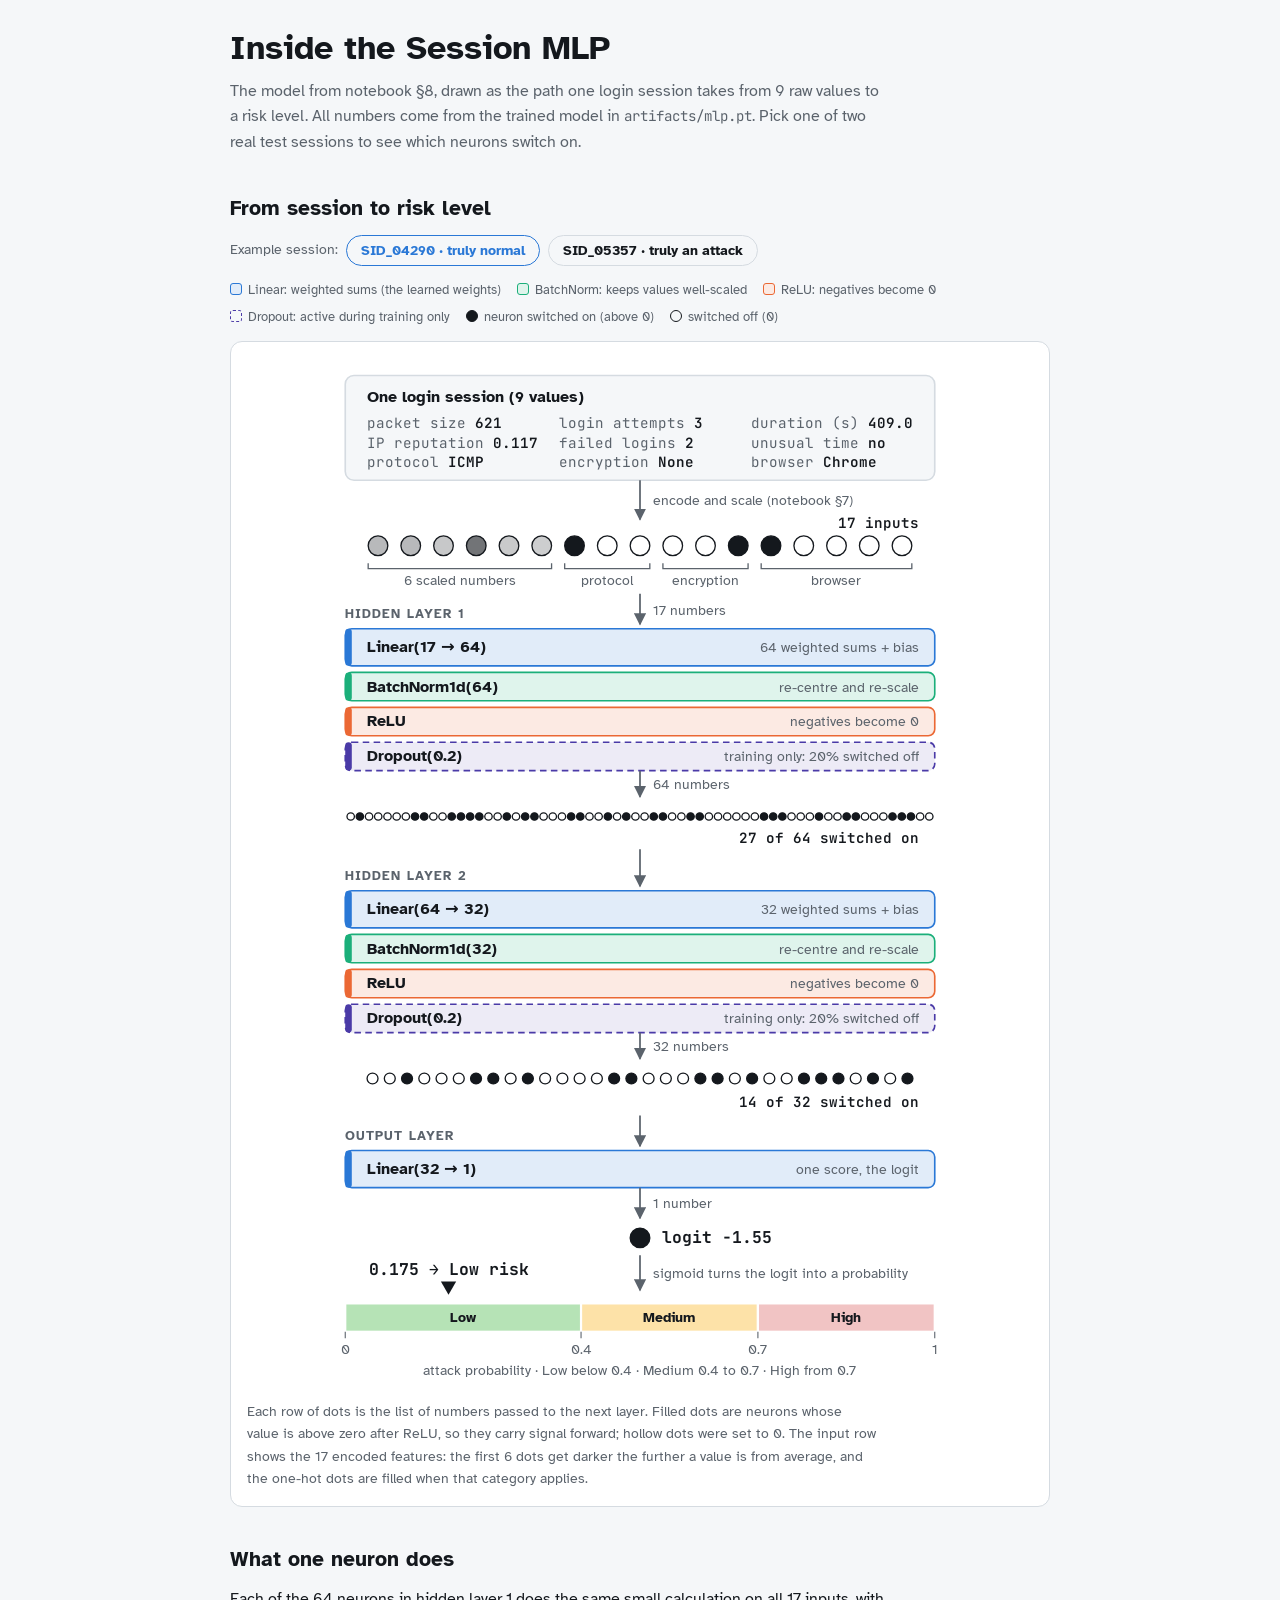
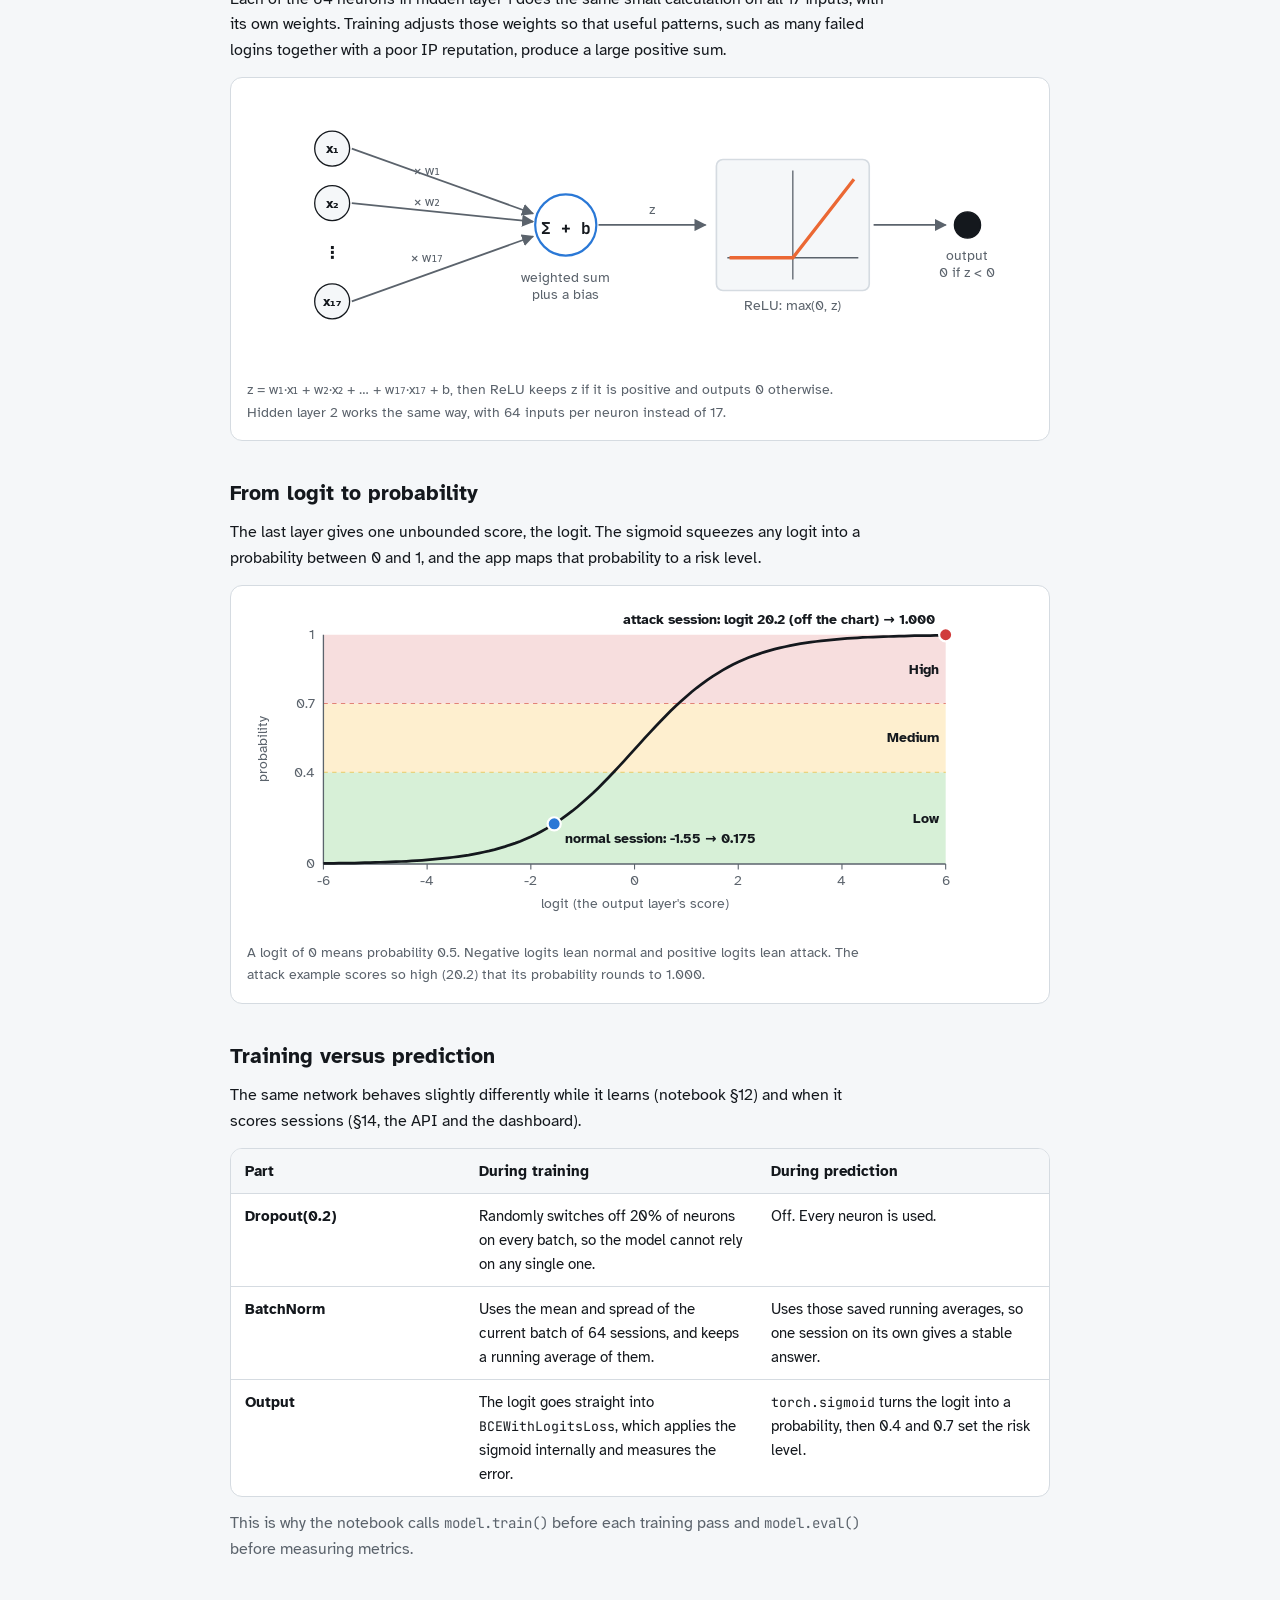
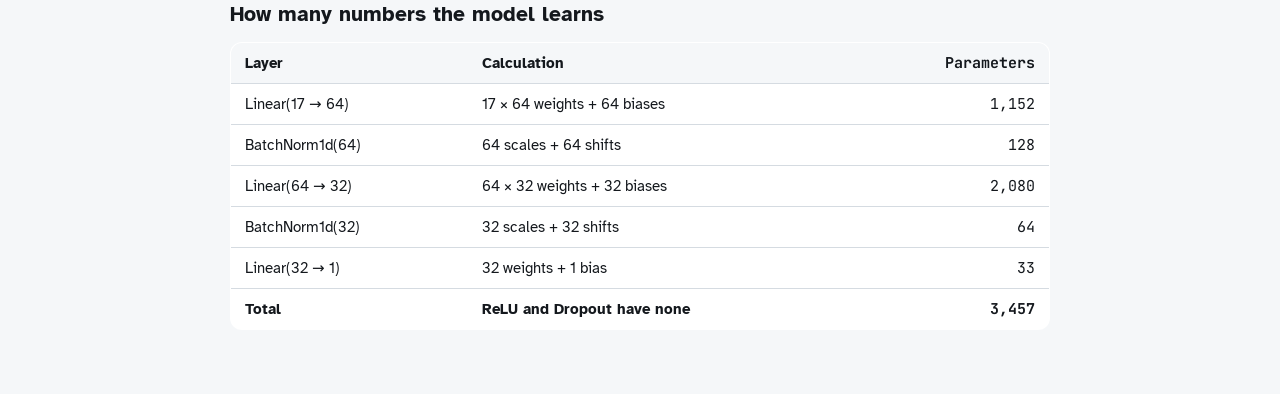
<file: mlp-diagram.html>
<!doctype html><html><head><meta charset="utf-8"><meta name="viewport" content="width=device-width"></head><body style="margin:0"><title>Inside the Session MLP</title>
<meta name="claude:viewport-fit-sides" content="cover">
<link rel="preconnect" href="https://fonts.googleapis.com">
<link rel="stylesheet" href="https://fonts.googleapis.com/css2?family=Atkinson+Hyperlegible:wght@400;700&family=JetBrains+Mono:wght@400;600&display=swap">
<style>
/* Layout: one teaching column; the big top-to-bottom diagram first, then three smaller "zoom-in" figures. */
:root{
  --bg:#f5f7f9; --surface:#ffffff; --fg:#14181d; --muted:#5b636c; --line:#d5dbe1;
  --lin:#2a78d6; --bn:#1baf7a; --relu:#eb6834; --drop:#4a3aa7;
  --low:#0ca30c; --med:#fab219; --high:#d03b3b; --normal:#2a78d6; --attack:#d03b3b;
  --body:"Atkinson Hyperlegible",system-ui,-apple-system,"Segoe UI",sans-serif;
  --mono:"JetBrains Mono",ui-monospace,Consolas,monospace;
}
@media (prefers-color-scheme: dark){:root:not([data-theme="light"]){
  --bg:#101418; --surface:#171c21; --fg:#eef2f5; --muted:#a3acb5; --line:#2c343c;
  --lin:#3987e5; --bn:#199e70; --relu:#d95926; --drop:#9085e9; --normal:#3987e5; --attack:#e66767; color-scheme:dark}}
:root[data-theme="dark"]{
  --bg:#101418; --surface:#171c21; --fg:#eef2f5; --muted:#a3acb5; --line:#2c343c;
  --lin:#3987e5; --bn:#199e70; --relu:#d95926; --drop:#9085e9; --normal:#3987e5; --attack:#e66767; color-scheme:dark}
*{box-sizing:border-box}
body{background:var(--bg);color:var(--fg);font:16px/1.6 var(--body);
  padding-left:max(16px,env(safe-area-inset-left,0px));padding-right:max(16px,env(safe-area-inset-right,0px));padding-block:28px 64px}
.wrap{max-width:820px;margin:0 auto;display:grid;gap:40px}
h1,h2{margin:0;line-height:1.2;text-wrap:balance}
h1{font-size:clamp(26px,4vw,34px)}
h2{font-size:21px}
p{margin:0;max-width:66ch}
.lede{color:var(--muted)}
.mono,code{font-family:var(--mono);font-size:.88em}
section{display:grid;gap:14px;min-width:0}
figure{margin:0;background:var(--surface);border:1px solid var(--line);border-radius:12px;padding:16px;display:grid;gap:12px;min-width:0}
figure svg{width:100%;height:auto;display:block;color:var(--fg)}
figcaption{font-size:14px;color:var(--muted);max-width:70ch}
.picker{display:flex;flex-wrap:wrap;gap:8px;align-items:center}
.picker span{font-size:14px;color:var(--muted)}
.picker button{font:600 14px var(--body);color:var(--fg);background:var(--bg);border:1.5px solid var(--line);border-radius:999px;padding:6px 14px;cursor:pointer}
.picker button[aria-pressed="true"]{border-color:currentColor}
.picker button.normal[aria-pressed="true"]{color:var(--normal)}
.picker button.attack[aria-pressed="true"]{color:var(--attack)}
.picker button:focus-visible{outline:2px solid var(--lin);outline-offset:2px}
.legend{display:flex;flex-wrap:wrap;gap:6px 16px;font-size:13px;color:var(--muted)}
.legend i{display:inline-block;width:12px;height:12px;border-radius:3px;margin-right:6px;vertical-align:-1px;border:1.5px solid}
.cmp{display:grid;grid-template-columns:minmax(110px,.8fr) 1fr 1fr;border:1px solid var(--line);border-radius:12px;overflow:hidden;background:var(--surface)}
.cmp>div{padding:10px 14px;border-top:1px solid var(--line);min-width:0;font-size:15px}
.cmp>.h{border-top:0;font-weight:700;background:var(--bg)}
.cmp>.r{font-weight:700}
.params{width:100%;border-collapse:collapse;font-size:15px;background:var(--surface);border:1px solid var(--line);border-radius:12px;overflow:hidden}
.params th,.params td{text-align:left;padding:8px 14px;border-top:1px solid var(--line)}
.params td.n,.params th.n{text-align:right;font-family:var(--mono);font-variant-numeric:tabular-nums}
.params tr:first-child th{border-top:0;background:var(--bg)}
.params tfoot td{font-weight:700}
.tablewrap{overflow-x:auto}
/* SVG classes */
.layer{stroke-width:1.5}
.layer.lin{fill:color-mix(in srgb,var(--lin) 14%,var(--surface));stroke:var(--lin)}
.layer.bn{fill:color-mix(in srgb,var(--bn) 14%,var(--surface));stroke:var(--bn)}
.layer.relu{fill:color-mix(in srgb,var(--relu) 14%,var(--surface));stroke:var(--relu)}
.layer.drop{fill:color-mix(in srgb,var(--drop) 10%,var(--surface));stroke:var(--drop)}
.stripe.lin{fill:var(--lin)} .stripe.bn{fill:var(--bn)} .stripe.relu{fill:var(--relu)} .stripe.drop{fill:var(--drop)}
.box{fill:var(--bg);stroke:var(--line);stroke-width:1.5}
.lname{font:700 15px var(--body);fill:var(--fg)}
.lsub{font:13px var(--body);fill:var(--muted)}
.kv{font:13px var(--mono)} .kv .k{fill:var(--muted)} .kv .v{fill:var(--fg);font-weight:600}
.section{font:700 12px var(--body);fill:var(--muted);letter-spacing:.08em;text-transform:uppercase}
.flow{stroke:var(--muted);stroke-width:1.6;fill:none}
.ahead{fill:var(--muted)}
.alabel{font:13px var(--body);fill:var(--muted)}
.small{font:12.5px var(--body);fill:var(--muted)} .strong{fill:var(--fg);font-weight:700}
.count{font:600 13px var(--mono);fill:var(--fg)}
.big{font:700 15px var(--mono);fill:var(--fg)}
.brace{fill:none;stroke:var(--muted);stroke-width:1.2}
.dot{fill:var(--surface);stroke:var(--fg);stroke-width:1.2}
.dot.on{fill:var(--fg)}
.dot.in{fill:var(--fg);fill-opacity:0}
.dot.in-on{fill:var(--bg)}
.sumnode{fill:var(--surface);stroke:var(--lin);stroke-width:2}
.axis{stroke:var(--muted);stroke-width:1.2}
.relu-line{fill:none;stroke:var(--relu);stroke-width:3}
.band{stroke:var(--surface);stroke-width:2}
.band.low{fill:color-mix(in srgb,var(--low) 30%,var(--surface))}
.band.med{fill:color-mix(in srgb,var(--med) 38%,var(--surface))}
.band.high{fill:color-mix(in srgb,var(--high) 30%,var(--surface))}
.band.soft{stroke:none;opacity:.55}
.bandlab{font:700 13px var(--body);fill:var(--fg)}
.tick{stroke:var(--muted);stroke-width:1}
.marker{fill:var(--fg)}
.guide{stroke-width:1;stroke-dasharray:4 4} .guide.med{stroke:var(--med)} .guide.high{stroke:var(--high)}
.curve{fill:none;stroke:var(--fg);stroke-width:2.5}
.pt{stroke:var(--surface);stroke-width:2} .pt.normal{fill:var(--normal)} .pt.attack{fill:var(--attack)}
@media (max-width:560px){.cmp{grid-template-columns:1fr}.cmp>.h:not(:first-child){display:none}.cmp>div[data-l]::before{content:attr(data-l) ": ";font-weight:700}}
@media (prefers-reduced-motion:no-preference){.dot,#pmark{transition:fill .25s, transform .35s}}
</style>

<div class="wrap">
<header style="display:grid;gap:10px">
  <h1>Inside the Session MLP</h1>
  <p class="lede">The model from notebook §8, drawn as the path one login session takes from 9 raw values to a risk level. All numbers come from the trained model in <code>artifacts/mlp.pt</code>. Pick one of two real test sessions to see which neurons switch on.</p>
</header>

<section aria-labelledby="h-flow">
  <h2 id="h-flow">From session to risk level</h2>
  <div class="picker" role="group" aria-label="Example session">
    <span>Example session:</span>
    <button id="pick-normal" class="normal" type="button" aria-pressed="true">SID_04290 · truly normal</button>
    <button id="pick-attack" class="attack" type="button" aria-pressed="false">SID_05357 · truly an attack</button>
  </div>
  <div class="legend">
    <span><i style="border-color:var(--lin);background:color-mix(in srgb,var(--lin) 14%,var(--surface))"></i>Linear: weighted sums (the learned weights)</span>
    <span><i style="border-color:var(--bn);background:color-mix(in srgb,var(--bn) 14%,var(--surface))"></i>BatchNorm: keeps values well-scaled</span>
    <span><i style="border-color:var(--relu);background:color-mix(in srgb,var(--relu) 14%,var(--surface))"></i>ReLU: negatives become 0</span>
    <span><i style="border-color:var(--drop);border-style:dashed"></i>Dropout: active during training only</span>
    <span><i style="border-color:var(--fg);background:var(--fg);border-radius:50%"></i>neuron switched on (above 0)</span>
    <span><i style="border-color:var(--fg);border-radius:50%"></i>switched off (0)</span>
  </div>
  <figure>
    <svg viewBox="0 0 720 944" role="img" aria-label="A login session's 9 values are encoded into 17 numbers, pass through two hidden layers of 64 and 32 neurons, each Linear then BatchNorm then ReLU then Dropout, then a final Linear layer gives one logit that a sigmoid turns into an attack probability and a risk level."><defs><marker id="ah" viewBox="0 0 10 10" refX="9" refY="5" markerWidth="7" markerHeight="7" orient="auto-start-reverse"><path d="M0,0 L10,5 L0,10 z" class="ahead"/></marker></defs><rect class="box" x="90" y="16" width="540" height="96" rx="8"/><text class="lname" x="110" y="40">One login session (9 values)</text><text class="kv" x="110" y="64"><tspan class="k">packet size</tspan> <tspan id="raw-network_packet_size" class="v">-</tspan></text><text class="kv" x="286" y="64"><tspan class="k">login attempts</tspan> <tspan id="raw-login_attempts" class="v">-</tspan></text><text class="kv" x="462" y="64"><tspan class="k">duration (s)</tspan> <tspan id="raw-session_duration" class="v">-</tspan></text><text class="kv" x="110" y="82"><tspan class="k">IP reputation</tspan> <tspan id="raw-ip_reputation_score" class="v">-</tspan></text><text class="kv" x="286" y="82"><tspan class="k">failed logins</tspan> <tspan id="raw-failed_logins" class="v">-</tspan></text><text class="kv" x="462" y="82"><tspan class="k">unusual time</tspan> <tspan id="raw-unusual_time_access" class="v">-</tspan></text><text class="kv" x="110" y="100"><tspan class="k">protocol</tspan> <tspan id="raw-protocol_type" class="v">-</tspan></text><text class="kv" x="286" y="100"><tspan class="k">encryption</tspan> <tspan id="raw-encryption_used" class="v">-</tspan></text><text class="kv" x="462" y="100"><tspan class="k">browser</tspan> <tspan id="raw-browser_type" class="v">-</tspan></text><line class="flow" x1="360" y1="112" x2="360" y2="148" marker-end="url(#ah)"/><text class="alabel" x="372" y="135.0">encode and scale (notebook §7)</text><circle id="in-0" class="dot in" cx="120" cy="172" r="9"/><circle id="in-1" class="dot in" cx="150" cy="172" r="9"/><circle id="in-2" class="dot in" cx="180" cy="172" r="9"/><circle id="in-3" class="dot in" cx="210" cy="172" r="9"/><circle id="in-4" class="dot in" cx="240" cy="172" r="9"/><circle id="in-5" class="dot in" cx="270" cy="172" r="9"/><circle id="in-6" class="dot in" cx="300" cy="172" r="9"/><circle id="in-7" class="dot in" cx="330" cy="172" r="9"/><circle id="in-8" class="dot in" cx="360" cy="172" r="9"/><circle id="in-9" class="dot in" cx="390" cy="172" r="9"/><circle id="in-10" class="dot in" cx="420" cy="172" r="9"/><circle id="in-11" class="dot in" cx="450" cy="172" r="9"/><circle id="in-12" class="dot in" cx="480" cy="172" r="9"/><circle id="in-13" class="dot in" cx="510" cy="172" r="9"/><circle id="in-14" class="dot in" cx="540" cy="172" r="9"/><circle id="in-15" class="dot in" cx="570" cy="172" r="9"/><circle id="in-16" class="dot in" cx="600" cy="172" r="9"/><polyline class="brace" points="111,188 111,193 279,193 279,188"/><text class="small" x="195.0" y="208" text-anchor="middle">6 scaled numbers</text><polyline class="brace" points="291,188 291,193 369,193 369,188"/><text class="small" x="330.0" y="208" text-anchor="middle">protocol</text><polyline class="brace" points="381,188 381,193 459,193 459,188"/><text class="small" x="420.0" y="208" text-anchor="middle">encryption</text><polyline class="brace" points="471,188 471,193 609,193 609,188"/><text class="small" x="540.0" y="208" text-anchor="middle">browser</text><text class="count" x="616" y="156" text-anchor="end">17 inputs</text><line class="flow" x1="360" y1="216" x2="360" y2="244" marker-end="url(#ah)"/><text class="alabel" x="372" y="235.0">17 numbers</text><text class="section" x="90" y="238">Hidden layer 1</text><rect class="layer lin" x="90" y="248" width="540" height="34" rx="6"/><rect class="stripe lin" x="90" y="248" width="6" height="34" rx="3"/><text class="lname" x="110" y="269.5">Linear(17 → 64)</text><text class="lsub" x="616" y="269.5" text-anchor="end">64 weighted sums + bias</text><rect class="layer bn" x="90" y="288" width="540" height="26" rx="6"/><rect class="stripe bn" x="90" y="288" width="6" height="26" rx="3"/><text class="lname" x="110" y="305.5">BatchNorm1d(64)</text><text class="lsub" x="616" y="305.5" text-anchor="end">re-centre and re-scale</text><rect class="layer relu" x="90" y="320" width="540" height="26" rx="6"/><rect class="stripe relu" x="90" y="320" width="6" height="26" rx="3"/><text class="lname" x="110" y="337.5">ReLU</text><text class="lsub" x="616" y="337.5" text-anchor="end">negatives become 0</text><rect class="layer drop" x="90" y="352" width="540" height="26" rx="6" stroke-dasharray="6 4"/><rect class="stripe drop" x="90" y="352" width="6" height="26" rx="3"/><text class="lname" x="110" y="369.5">Dropout(0.2)</text><text class="lsub" x="616" y="369.5" text-anchor="end">training only: 20% switched off</text><line class="flow" x1="360" y1="378" x2="360" y2="402" marker-end="url(#ah)"/><text class="alabel" x="372" y="395.0">64 numbers</text><circle id="h1-0" class="dot" cx="95.0" cy="420" r="3.4"/><circle id="h1-1" class="dot" cx="103.4" cy="420" r="3.4"/><circle id="h1-2" class="dot" cx="111.8" cy="420" r="3.4"/><circle id="h1-3" class="dot" cx="120.2" cy="420" r="3.4"/><circle id="h1-4" class="dot" cx="128.7" cy="420" r="3.4"/><circle id="h1-5" class="dot" cx="137.1" cy="420" r="3.4"/><circle id="h1-6" class="dot" cx="145.5" cy="420" r="3.4"/><circle id="h1-7" class="dot" cx="153.9" cy="420" r="3.4"/><circle id="h1-8" class="dot" cx="162.3" cy="420" r="3.4"/><circle id="h1-9" class="dot" cx="170.7" cy="420" r="3.4"/><circle id="h1-10" class="dot" cx="179.1" cy="420" r="3.4"/><circle id="h1-11" class="dot" cx="187.5" cy="420" r="3.4"/><circle id="h1-12" class="dot" cx="196.0" cy="420" r="3.4"/><circle id="h1-13" class="dot" cx="204.4" cy="420" r="3.4"/><circle id="h1-14" class="dot" cx="212.8" cy="420" r="3.4"/><circle id="h1-15" class="dot" cx="221.2" cy="420" r="3.4"/><circle id="h1-16" class="dot" cx="229.6" cy="420" r="3.4"/><circle id="h1-17" class="dot" cx="238.0" cy="420" r="3.4"/><circle id="h1-18" class="dot" cx="246.4" cy="420" r="3.4"/><circle id="h1-19" class="dot" cx="254.8" cy="420" r="3.4"/><circle id="h1-20" class="dot" cx="263.3" cy="420" r="3.4"/><circle id="h1-21" class="dot" cx="271.7" cy="420" r="3.4"/><circle id="h1-22" class="dot" cx="280.1" cy="420" r="3.4"/><circle id="h1-23" class="dot" cx="288.5" cy="420" r="3.4"/><circle id="h1-24" class="dot" cx="296.9" cy="420" r="3.4"/><circle id="h1-25" class="dot" cx="305.3" cy="420" r="3.4"/><circle id="h1-26" class="dot" cx="313.7" cy="420" r="3.4"/><circle id="h1-27" class="dot" cx="322.1" cy="420" r="3.4"/><circle id="h1-28" class="dot" cx="330.6" cy="420" r="3.4"/><circle id="h1-29" class="dot" cx="339.0" cy="420" r="3.4"/><circle id="h1-30" class="dot" cx="347.4" cy="420" r="3.4"/><circle id="h1-31" class="dot" cx="355.8" cy="420" r="3.4"/><circle id="h1-32" class="dot" cx="364.2" cy="420" r="3.4"/><circle id="h1-33" class="dot" cx="372.6" cy="420" r="3.4"/><circle id="h1-34" class="dot" cx="381.0" cy="420" r="3.4"/><circle id="h1-35" class="dot" cx="389.4" cy="420" r="3.4"/><circle id="h1-36" class="dot" cx="397.9" cy="420" r="3.4"/><circle id="h1-37" class="dot" cx="406.3" cy="420" r="3.4"/><circle id="h1-38" class="dot" cx="414.7" cy="420" r="3.4"/><circle id="h1-39" class="dot" cx="423.1" cy="420" r="3.4"/><circle id="h1-40" class="dot" cx="431.5" cy="420" r="3.4"/><circle id="h1-41" class="dot" cx="439.9" cy="420" r="3.4"/><circle id="h1-42" class="dot" cx="448.3" cy="420" r="3.4"/><circle id="h1-43" class="dot" cx="456.7" cy="420" r="3.4"/><circle id="h1-44" class="dot" cx="465.2" cy="420" r="3.4"/><circle id="h1-45" class="dot" cx="473.6" cy="420" r="3.4"/><circle id="h1-46" class="dot" cx="482.0" cy="420" r="3.4"/><circle id="h1-47" class="dot" cx="490.4" cy="420" r="3.4"/><circle id="h1-48" class="dot" cx="498.8" cy="420" r="3.4"/><circle id="h1-49" class="dot" cx="507.2" cy="420" r="3.4"/><circle id="h1-50" class="dot" cx="515.6" cy="420" r="3.4"/><circle id="h1-51" class="dot" cx="524.0" cy="420" r="3.4"/><circle id="h1-52" class="dot" cx="532.5" cy="420" r="3.4"/><circle id="h1-53" class="dot" cx="540.9" cy="420" r="3.4"/><circle id="h1-54" class="dot" cx="549.3" cy="420" r="3.4"/><circle id="h1-55" class="dot" cx="557.7" cy="420" r="3.4"/><circle id="h1-56" class="dot" cx="566.1" cy="420" r="3.4"/><circle id="h1-57" class="dot" cx="574.5" cy="420" r="3.4"/><circle id="h1-58" class="dot" cx="582.9" cy="420" r="3.4"/><circle id="h1-59" class="dot" cx="591.3" cy="420" r="3.4"/><circle id="h1-60" class="dot" cx="599.8" cy="420" r="3.4"/><circle id="h1-61" class="dot" cx="608.2" cy="420" r="3.4"/><circle id="h1-62" class="dot" cx="616.6" cy="420" r="3.4"/><circle id="h1-63" class="dot" cx="625.0" cy="420" r="3.4"/><text class="count" id="h1-count" x="616" y="444" text-anchor="end">-</text><line class="flow" x1="360" y1="450" x2="360" y2="484" marker-end="url(#ah)"/><text class="section" x="90" y="478">Hidden layer 2</text><rect class="layer lin" x="90" y="488" width="540" height="34" rx="6"/><rect class="stripe lin" x="90" y="488" width="6" height="34" rx="3"/><text class="lname" x="110" y="509.5">Linear(64 → 32)</text><text class="lsub" x="616" y="509.5" text-anchor="end">32 weighted sums + bias</text><rect class="layer bn" x="90" y="528" width="540" height="26" rx="6"/><rect class="stripe bn" x="90" y="528" width="6" height="26" rx="3"/><text class="lname" x="110" y="545.5">BatchNorm1d(32)</text><text class="lsub" x="616" y="545.5" text-anchor="end">re-centre and re-scale</text><rect class="layer relu" x="90" y="560" width="540" height="26" rx="6"/><rect class="stripe relu" x="90" y="560" width="6" height="26" rx="3"/><text class="lname" x="110" y="577.5">ReLU</text><text class="lsub" x="616" y="577.5" text-anchor="end">negatives become 0</text><rect class="layer drop" x="90" y="592" width="540" height="26" rx="6" stroke-dasharray="6 4"/><rect class="stripe drop" x="90" y="592" width="6" height="26" rx="3"/><text class="lname" x="110" y="609.5">Dropout(0.2)</text><text class="lsub" x="616" y="609.5" text-anchor="end">training only: 20% switched off</text><line class="flow" x1="360" y1="618" x2="360" y2="642" marker-end="url(#ah)"/><text class="alabel" x="372" y="635.0">32 numbers</text><circle id="h2-0" class="dot" cx="115.0" cy="660" r="5"/><circle id="h2-1" class="dot" cx="130.8" cy="660" r="5"/><circle id="h2-2" class="dot" cx="146.6" cy="660" r="5"/><circle id="h2-3" class="dot" cx="162.4" cy="660" r="5"/><circle id="h2-4" class="dot" cx="178.2" cy="660" r="5"/><circle id="h2-5" class="dot" cx="194.0" cy="660" r="5"/><circle id="h2-6" class="dot" cx="209.8" cy="660" r="5"/><circle id="h2-7" class="dot" cx="225.6" cy="660" r="5"/><circle id="h2-8" class="dot" cx="241.5" cy="660" r="5"/><circle id="h2-9" class="dot" cx="257.3" cy="660" r="5"/><circle id="h2-10" class="dot" cx="273.1" cy="660" r="5"/><circle id="h2-11" class="dot" cx="288.9" cy="660" r="5"/><circle id="h2-12" class="dot" cx="304.7" cy="660" r="5"/><circle id="h2-13" class="dot" cx="320.5" cy="660" r="5"/><circle id="h2-14" class="dot" cx="336.3" cy="660" r="5"/><circle id="h2-15" class="dot" cx="352.1" cy="660" r="5"/><circle id="h2-16" class="dot" cx="367.9" cy="660" r="5"/><circle id="h2-17" class="dot" cx="383.7" cy="660" r="5"/><circle id="h2-18" class="dot" cx="399.5" cy="660" r="5"/><circle id="h2-19" class="dot" cx="415.3" cy="660" r="5"/><circle id="h2-20" class="dot" cx="431.1" cy="660" r="5"/><circle id="h2-21" class="dot" cx="446.9" cy="660" r="5"/><circle id="h2-22" class="dot" cx="462.7" cy="660" r="5"/><circle id="h2-23" class="dot" cx="478.5" cy="660" r="5"/><circle id="h2-24" class="dot" cx="494.4" cy="660" r="5"/><circle id="h2-25" class="dot" cx="510.2" cy="660" r="5"/><circle id="h2-26" class="dot" cx="526.0" cy="660" r="5"/><circle id="h2-27" class="dot" cx="541.8" cy="660" r="5"/><circle id="h2-28" class="dot" cx="557.6" cy="660" r="5"/><circle id="h2-29" class="dot" cx="573.4" cy="660" r="5"/><circle id="h2-30" class="dot" cx="589.2" cy="660" r="5"/><circle id="h2-31" class="dot" cx="605.0" cy="660" r="5"/><text class="count" id="h2-count" x="616" y="686" text-anchor="end">-</text><line class="flow" x1="360" y1="694" x2="360" y2="722" marker-end="url(#ah)"/><text class="section" x="90" y="716">Output layer</text><rect class="layer lin" x="90" y="726" width="540" height="34" rx="6"/><rect class="stripe lin" x="90" y="726" width="6" height="34" rx="3"/><text class="lname" x="110" y="747.5">Linear(32 → 1)</text><text class="lsub" x="616" y="747.5" text-anchor="end">one score, the logit</text><line class="flow" x1="360" y1="760" x2="360" y2="788" marker-end="url(#ah)"/><text class="alabel" x="372" y="779.0">1 number</text><circle class="dot on" cx="360" cy="806" r="9"/><text class="big" id="logit-text" x="380" y="811">logit -</text><line class="flow" x1="360" y1="822" x2="360" y2="854" marker-end="url(#ah)"/><text class="alabel" x="372" y="843.0">sigmoid turns the logit into a probability</text><rect class="band low" x="90" y="866" width="216.0" height="26"/><text class="bandlab" x="198.0" y="883" text-anchor="middle">Low</text><rect class="band med" x="306.0" y="866" width="162.0" height="26"/><text class="bandlab" x="387.0" y="883" text-anchor="middle">Medium</text><rect class="band high" x="468.0" y="866" width="162.0" height="26"/><text class="bandlab" x="549.0" y="883" text-anchor="middle">High</text><line class="tick" x1="90" y1="892" x2="90" y2="898"/><text class="small" x="90" y="912" text-anchor="middle">0</text><line class="tick" x1="306.0" y1="892" x2="306.0" y2="898"/><text class="small" x="306.0" y="912" text-anchor="middle">0.4</text><line class="tick" x1="468.0" y1="892" x2="468.0" y2="898"/><text class="small" x="468.0" y="912" text-anchor="middle">0.7</text><line class="tick" x1="630.0" y1="892" x2="630.0" y2="898"/><text class="small" x="630.0" y="912" text-anchor="middle">1</text><g id="pmark"><polygon class="marker" points="0,-8 -7,-20 7,-20"/><text class="big" id="prob-text" x="0" y="-26" text-anchor="middle">-</text></g><text class="small" x="360" y="932" text-anchor="middle">attack probability · Low below 0.4 · Medium 0.4 to 0.7 · High from 0.7</text></svg>
    <figcaption>Each row of dots is the list of numbers passed to the next layer. Filled dots are neurons whose value is above zero after ReLU, so they carry signal forward; hollow dots were set to 0. The input row shows the 17 encoded features: the first 6 dots get darker the further a value is from average, and the one-hot dots are filled when that category applies.</figcaption>
  </figure>
</section>

<section aria-labelledby="h-neuron">
  <h2 id="h-neuron">What one neuron does</h2>
  <p>Each of the 64 neurons in hidden layer 1 does the same small calculation on all 17 inputs, with its own weights. Training adjusts those weights so that useful patterns, such as many failed logins together with a poor IP reputation, produce a large positive sum.</p>
  <figure>
    <svg viewBox="0 0 720 250" role="img" aria-label="One neuron multiplies each of its 17 inputs by a learned weight, adds them up with a bias, and passes the result through ReLU, which outputs zero for negative sums."><defs><marker id="ah2" viewBox="0 0 10 10" refX="9" refY="5" markerWidth="7" markerHeight="7" orient="auto-start-reverse"><path d="M0,0 L10,5 L0,10 z" class="ahead"/></marker></defs><circle class="dot in-on" cx="78" cy="50" r="16"/><text class="small strong" x="78" y="54" text-anchor="middle">x₁</text><line class="flow" x1="96" y1="50" x2="262" y2="109.5" marker-end="url(#ah2)"/><text class="alabel" x="165" y="73.75" text-anchor="middle">× w₁</text><circle class="dot in-on" cx="78" cy="100" r="16"/><text class="small strong" x="78" y="104" text-anchor="middle">x₂</text><line class="flow" x1="96" y1="100" x2="262" y2="117.0" marker-end="url(#ah2)"/><text class="alabel" x="165" y="102.5" text-anchor="middle">× w₂</text><text class="lname" x="78" y="150" text-anchor="middle">⋮</text><circle class="dot in-on" cx="78" cy="190" r="16"/><text class="small strong" x="78" y="194" text-anchor="middle">x₁₇</text><line class="flow" x1="96" y1="190" x2="262" y2="130.5" marker-end="url(#ah2)"/><text class="alabel" x="165" y="154.25" text-anchor="middle">× w₁₇</text><circle class="sumnode" cx="292" cy="120" r="28"/><text class="big" x="292" y="128" text-anchor="middle">Σ + b</text><text class="small" x="292" y="172" text-anchor="middle">weighted sum</text><text class="small" x="292" y="188" text-anchor="middle">plus a bias</text><line class="flow" x1="322" y1="120" x2="420" y2="120" marker-end="url(#ah2)"/><text class="alabel" x="371" y="110" text-anchor="middle">z</text><rect class="box" x="430" y="60" width="140" height="120" rx="6"/><line class="axis" x1="440" y1="150" x2="560" y2="150"/><line class="axis" x1="500.0" y1="70" x2="500.0" y2="170"/><polyline class="relu-line" points="442,150 500.0,150 556,78"/><text class="small" x="500.0" y="198" text-anchor="middle">ReLU: max(0, z)</text><line class="flow" x1="574" y1="120" x2="640" y2="120" marker-end="url(#ah2)"/><circle class="dot on" cx="660" cy="120" r="12"/><text class="small" x="660" y="152" text-anchor="middle">output</text><text class="small" x="660" y="168" text-anchor="middle">0 if z &lt; 0</text></svg>
    <figcaption>z = w₁·x₁ + w₂·x₂ + … + w₁₇·x₁₇ + b, then ReLU keeps z if it is positive and outputs 0 otherwise. Hidden layer 2 works the same way, with 64 inputs per neuron instead of 17.</figcaption>
  </figure>
</section>

<section aria-labelledby="h-sig">
  <h2 id="h-sig">From logit to probability</h2>
  <p>The last layer gives one unbounded score, the logit. The sigmoid squeezes any logit into a probability between 0 and 1, and the app maps that probability to a risk level.</p>
  <figure>
    <svg viewBox="0 0 720 300" role="img" aria-label="The sigmoid curve maps any logit to a probability between 0 and 1. The normal example session has logit minus 1.55, probability 0.175, Low risk; the attack session has logit 20.2, probability 1.0, High risk."><line class="guide med" x1="70" y1="156.0" x2="640" y2="156.0"/><line class="guide high" x1="70" y1="93.0" x2="640" y2="93.0"/><rect class="band low soft" x="70" y="156.0" width="570" height="84.0"/><rect class="band med soft" x="70" y="93.0" width="570" height="63.0"/><rect class="band high soft" x="70" y="30.0" width="570" height="63.0"/><text class="small" x="62" y="244.0" text-anchor="end">0</text><text class="small" x="62" y="160.0" text-anchor="end">0.4</text><text class="small" x="62" y="97.0" text-anchor="end">0.7</text><text class="small" x="62" y="34.0" text-anchor="end">1</text><line class="tick" x1="70.0" y1="240" x2="70.0" y2="245"/><text class="small" x="70.0" y="259" text-anchor="middle">-6</text><line class="tick" x1="165.0" y1="240" x2="165.0" y2="245"/><text class="small" x="165.0" y="259" text-anchor="middle">-4</text><line class="tick" x1="260.0" y1="240" x2="260.0" y2="245"/><text class="small" x="260.0" y="259" text-anchor="middle">-2</text><line class="tick" x1="355.0" y1="240" x2="355.0" y2="245"/><text class="small" x="355.0" y="259" text-anchor="middle">0</text><line class="tick" x1="450.0" y1="240" x2="450.0" y2="245"/><text class="small" x="450.0" y="259" text-anchor="middle">2</text><line class="tick" x1="545.0" y1="240" x2="545.0" y2="245"/><text class="small" x="545.0" y="259" text-anchor="middle">4</text><line class="tick" x1="640.0" y1="240" x2="640.0" y2="245"/><text class="small" x="640.0" y="259" text-anchor="middle">6</text><line class="axis" x1="70" y1="240" x2="640" y2="240"/><line class="axis" x1="70" y1="30" x2="70" y2="240"/><polyline class="curve" points="70.0,239.5 74.7,239.4 79.5,239.4 84.2,239.3 89.0,239.2 93.8,239.1 98.5,239.1 103.2,239.0 108.0,238.8 112.8,238.7 117.5,238.6 122.2,238.4 127.0,238.3 131.8,238.1 136.5,237.9 141.2,237.7 146.0,237.5 150.8,237.2 155.5,236.9 160.2,236.6 165.0,236.2 169.8,235.8 174.5,235.4 179.2,234.9 184.0,234.4 188.8,233.8 193.5,233.2 198.2,232.5 203.0,231.8 207.8,230.9 212.5,230.0 217.3,229.0 222.0,228.0 226.8,226.8 231.5,225.5 236.2,224.1 241.0,222.5 245.8,220.9 250.5,219.1 255.2,217.1 260.0,215.0 264.8,212.7 269.5,210.2 274.2,207.6 279.0,204.7 283.8,201.7 288.5,198.5 293.2,195.0 298.0,191.4 302.8,187.6 307.5,183.5 312.2,179.3 317.0,174.9 321.8,170.3 326.5,165.6 331.2,160.7 336.0,155.7 340.8,150.6 345.5,145.5 350.2,140.2 355.0,135.0 359.8,129.8 364.5,124.5 369.2,119.4 374.0,114.3 378.8,109.3 383.5,104.4 388.2,99.7 393.0,95.1 397.8,90.7 402.5,86.5 407.2,82.4 412.0,78.6 416.8,75.0 421.5,71.5 426.2,68.3 431.0,65.3 435.8,62.4 440.5,59.8 445.2,57.3 450.0,55.0 454.7,52.9 459.5,50.9 464.3,49.1 469.0,47.5 473.8,45.9 478.5,44.5 483.3,43.2 488.0,42.0 492.8,41.0 497.5,40.0 502.2,39.1 507.0,38.2 511.8,37.5 516.5,36.8 521.2,36.2 526.0,35.6 530.8,35.1 535.5,34.6 540.2,34.2 545.0,33.8 549.8,33.4 554.5,33.1 559.2,32.8 564.0,32.5 568.8,32.3 573.5,32.1 578.2,31.9 583.0,31.7 587.8,31.6 592.5,31.4 597.3,31.3 602.0,31.2 606.8,31.0 611.5,30.9 616.2,30.9 621.0,30.8 625.8,30.7 630.5,30.6 635.2,30.6 640.0,30.5"/><text class="small" x="355.0" y="280" text-anchor="middle">logit (the output layer's score)</text><text class="small" x="18" y="135.0" text-anchor="middle" transform="rotate(-90 18 135.0)">probability</text><text class="bandlab" x="634" y="202.0" text-anchor="end">Low</text><text class="bandlab" x="634" y="128.5" text-anchor="end">Medium</text><text class="bandlab" x="634" y="65.5" text-anchor="end">High</text><circle class="pt normal" cx="281.4" cy="203.2" r="6"/><text class="small strong" x="291.4" y="221.2">normal session: -1.55 → 0.175</text><circle class="pt attack" cx="640.0" cy="30.0" r="6"/><text class="small strong" x="630.0" y="20.0" text-anchor="end">attack session: logit 20.2 (off the chart) → 1.000</text></svg>
    <figcaption>A logit of 0 means probability 0.5. Negative logits lean normal and positive logits lean attack. The attack example scores so high (20.2) that its probability rounds to 1.000.</figcaption>
  </figure>
</section>

<section aria-labelledby="h-modes">
  <h2 id="h-modes">Training versus prediction</h2>
  <p>The same network behaves slightly differently while it learns (notebook §12) and when it scores sessions (§14, the API and the dashboard).</p>
  <div class="cmp" role="table" aria-label="Differences between training and prediction">
    <div class="h" role="columnheader">Part</div><div class="h" role="columnheader">During training</div><div class="h" role="columnheader">During prediction</div>
    <div class="r" role="rowheader">Dropout(0.2)</div><div data-l="Training">Randomly switches off 20% of neurons on every batch, so the model cannot rely on any single one.</div><div data-l="Prediction">Off. Every neuron is used.</div>
    <div class="r" role="rowheader">BatchNorm</div><div data-l="Training">Uses the mean and spread of the current batch of 64 sessions, and keeps a running average of them.</div><div data-l="Prediction">Uses those saved running averages, so one session on its own gives a stable answer.</div>
    <div class="r" role="rowheader">Output</div><div data-l="Training">The logit goes straight into <code>BCEWithLogitsLoss</code>, which applies the sigmoid internally and measures the error.</div><div data-l="Prediction"><code>torch.sigmoid</code> turns the logit into a probability, then 0.4 and 0.7 set the risk level.</div>
  </div>
  <p class="lede">This is why the notebook calls <code>model.train()</code> before each training pass and <code>model.eval()</code> before measuring metrics.</p>
</section>

<section aria-labelledby="h-params">
  <h2 id="h-params">How many numbers the model learns</h2>
  <div class="tablewrap">
  <table class="params">
    <tr><th>Layer</th><th>Calculation</th><th class="n">Parameters</th></tr>
    <tr><td>Linear(17 → 64)</td><td>17 × 64 weights + 64 biases</td><td class="n">1,152</td></tr>
    <tr><td>BatchNorm1d(64)</td><td>64 scales + 64 shifts</td><td class="n">128</td></tr>
    <tr><td>Linear(64 → 32)</td><td>64 × 32 weights + 32 biases</td><td class="n">2,080</td></tr>
    <tr><td>BatchNorm1d(32)</td><td>32 scales + 32 shifts</td><td class="n">64</td></tr>
    <tr><td>Linear(32 → 1)</td><td>32 weights + 1 bias</td><td class="n">33</td></tr>
    <tfoot><tr><td>Total</td><td>ReLU and Dropout have none</td><td class="n">3,457</td></tr></tfoot>
  </table>
  </div>
</section>
</div>

<script id="trace" type="application/json">{"SID_04290": {"raw": {"network_packet_size": 621, "protocol_type": "ICMP", "login_attempts": 3, "session_duration": 408.955, "encryption_used": "None", "ip_reputation_score": 0.117, "failed_logins": 2, "browser_type": "Chrome", "unusual_time_access": 0}, "x": [0.608, -0.608, -0.484, -1.2, 0.465, -0.424, 1.0, 0.0, 0.0, 0.0, 0.0, 1.0, 1.0, 0.0, 0.0, 0.0, 0.0], "h1": [0.0, 1.33, 0.0, 0.0, 0.0, 0.0, 0.0, 0.16, 0.97, 0.0, 0.0, 0.6, 0.91, 0.99, 0.98, 0.0, 0.0, 0.69, 0.0, 0.67, 0.66, 0.0, 0.0, 0.0, 0.1, 0.23, 0.0, 0.0, 0.34, 0.0, 0.83, 0.0, 0.0, 0.58, 0.53, 0.0, 0.0, 0.28, 0.35, 0.0, 0.0, 0.0, 0.0, 0.0, 0.0, 0.21, 0.15, 0.25, 0.0, 0.0, 0.0, 0.03, 0.0, 0.0, 0.12, 0.38, 0.0, 0.0, 0.0, 0.52, 0.43, 0.06, 0.0, 0.0], "h2": [0.0, 0.0, 0.06, 0.0, 0.0, 0.0, 0.28, 0.85, 0.0, 0.81, 0.0, 0.0, 0.0, 0.0, 0.73, 0.42, 0.0, 0.0, 0.0, 0.76, 1.07, 0.0, 0.68, 0.0, 0.0, 0.94, 0.3, 0.12, 0.0, 0.45, 0.0, 0.49], "logit": -1.55, "prob": 0.1751, "label": 0}, "SID_05357": {"raw": {"network_packet_size": 173, "protocol_type": "TCP", "login_attempts": 4, "session_duration": 308.493, "encryption_used": "AES", "ip_reputation_score": 0.198, "failed_logins": 4, "browser_type": "Chrome", "unusual_time_access": 0}, "x": [-1.653, -0.078, -0.612, -0.742, 2.4, -0.424, 0.0, 1.0, 0.0, 1.0, 0.0, 0.0, 1.0, 0.0, 0.0, 0.0, 0.0], "h1": [0.0, 0.0, 0.0, 0.0, 1.45, 0.0, 0.0, 1.05, 1.64, 0.31, 0.0, 0.0, 0.0, 1.05, 0.17, 0.45, 0.0, 0.0, 1.53, 0.0, 0.0, 0.01, 1.12, 0.0, 2.08, 0.0, 0.0, 0.0, 0.76, 1.59, 0.0, 0.0, 0.06, 0.0, 0.17, 0.0, 0.09, 0.59, 1.99, 0.0, 0.0, 0.0, 0.0, 0.51, 0.0, 1.95, 1.52, 1.46, 0.0, 0.05, 0.0, 1.81, 0.0, 0.0, 0.0, 0.0, 0.0, 0.0, 0.0, 0.0, 1.47, 1.78, 0.0, 1.09], "h2": [3.7, 3.72, 0.0, 0.0, 4.08, 2.2, 0.0, 0.0, 0.0, 0.0, 0.72, 0.0, 3.72, 3.51, 0.0, 0.0, 3.34, 4.7, 3.25, 0.0, 0.0, 4.52, 0.44, 4.27, 4.26, 0.0, 0.0, 0.0, 0.0, 0.0, 2.65, 0.0], "logit": 20.226, "prob": 1.0, "label": 1}, "feats": ["num__network_packet_size", "num__login_attempts", "num__session_duration", "num__ip_reputation_score", "num__failed_logins", "num__unusual_time_access", "cat__protocol_type_ICMP", "cat__protocol_type_TCP", "cat__protocol_type_UDP", "cat__encryption_used_AES", "cat__encryption_used_DES", "cat__encryption_used_None", "cat__browser_type_Chrome", "cat__browser_type_Edge", "cat__browser_type_Firefox", "cat__browser_type_Safari", "cat__browser_type_Unknown"]}</script>
<script>
(function(){
  const T = JSON.parse(document.getElementById('trace').textContent);
  const fmt = v => typeof v === 'number' ? (Number.isInteger(v) ? String(v) : v.toFixed(v < 1 ? 3 : 1)) : v;
  const X0 = 90, X1 = 630, BY = 866;
  function show(id){
    const d = T[id];
    for (const [k, v] of Object.entries(d.raw)) {
      const el = document.getElementById('raw-' + k);
      if (el) el.textContent = k === 'unusual_time_access' ? (v ? 'yes' : 'no') : fmt(v);
    }
    d.x.forEach((v, i) => {
      const el = document.getElementById('in-' + i);
      el.style.fillOpacity = i < 6 ? Math.min(1, Math.abs(v) / 2).toFixed(2) : (v > 0.5 ? 1 : 0);
    });
    let on1 = 0, on2 = 0;
    d.h1.forEach((v, i) => { const on = v > 0; on1 += on; document.getElementById('h1-' + i).classList.toggle('on', on); });
    d.h2.forEach((v, i) => { const on = v > 0; on2 += on; document.getElementById('h2-' + i).classList.toggle('on', on); });
    document.getElementById('h1-count').textContent = on1 + ' of 64 switched on';
    document.getElementById('h2-count').textContent = on2 + ' of 32 switched on';
    document.getElementById('logit-text').textContent = 'logit ' + (d.logit > 0 ? '+' : '') + d.logit.toFixed(2);
    const risk = d.prob < 0.4 ? 'Low' : d.prob < 0.7 ? 'Medium' : 'High';
    document.getElementById('prob-text').textContent = d.prob.toFixed(3) + ' → ' + risk + ' risk';
    const x = X0 + d.prob * (X1 - X0);
    const anchor = d.prob > 0.85 ? 'end' : d.prob < 0.15 ? 'start' : 'middle';
    const pt = document.getElementById('prob-text');
    pt.setAttribute('text-anchor', anchor);
    pt.setAttribute('x', anchor === 'end' ? 6 : anchor === 'start' ? -6 : 0);
    document.getElementById('pmark').setAttribute('transform', 'translate(' + x.toFixed(1) + ',' + BY + ')');
    document.getElementById('pick-normal').setAttribute('aria-pressed', id === 'SID_04290');
    document.getElementById('pick-attack').setAttribute('aria-pressed', id === 'SID_05357');
  }
  document.getElementById('pick-normal').addEventListener('click', () => show('SID_04290'));
  document.getElementById('pick-attack').addEventListener('click', () => show('SID_05357'));
  show('SID_04290');
})();
</script>
</body></html>
</file>
